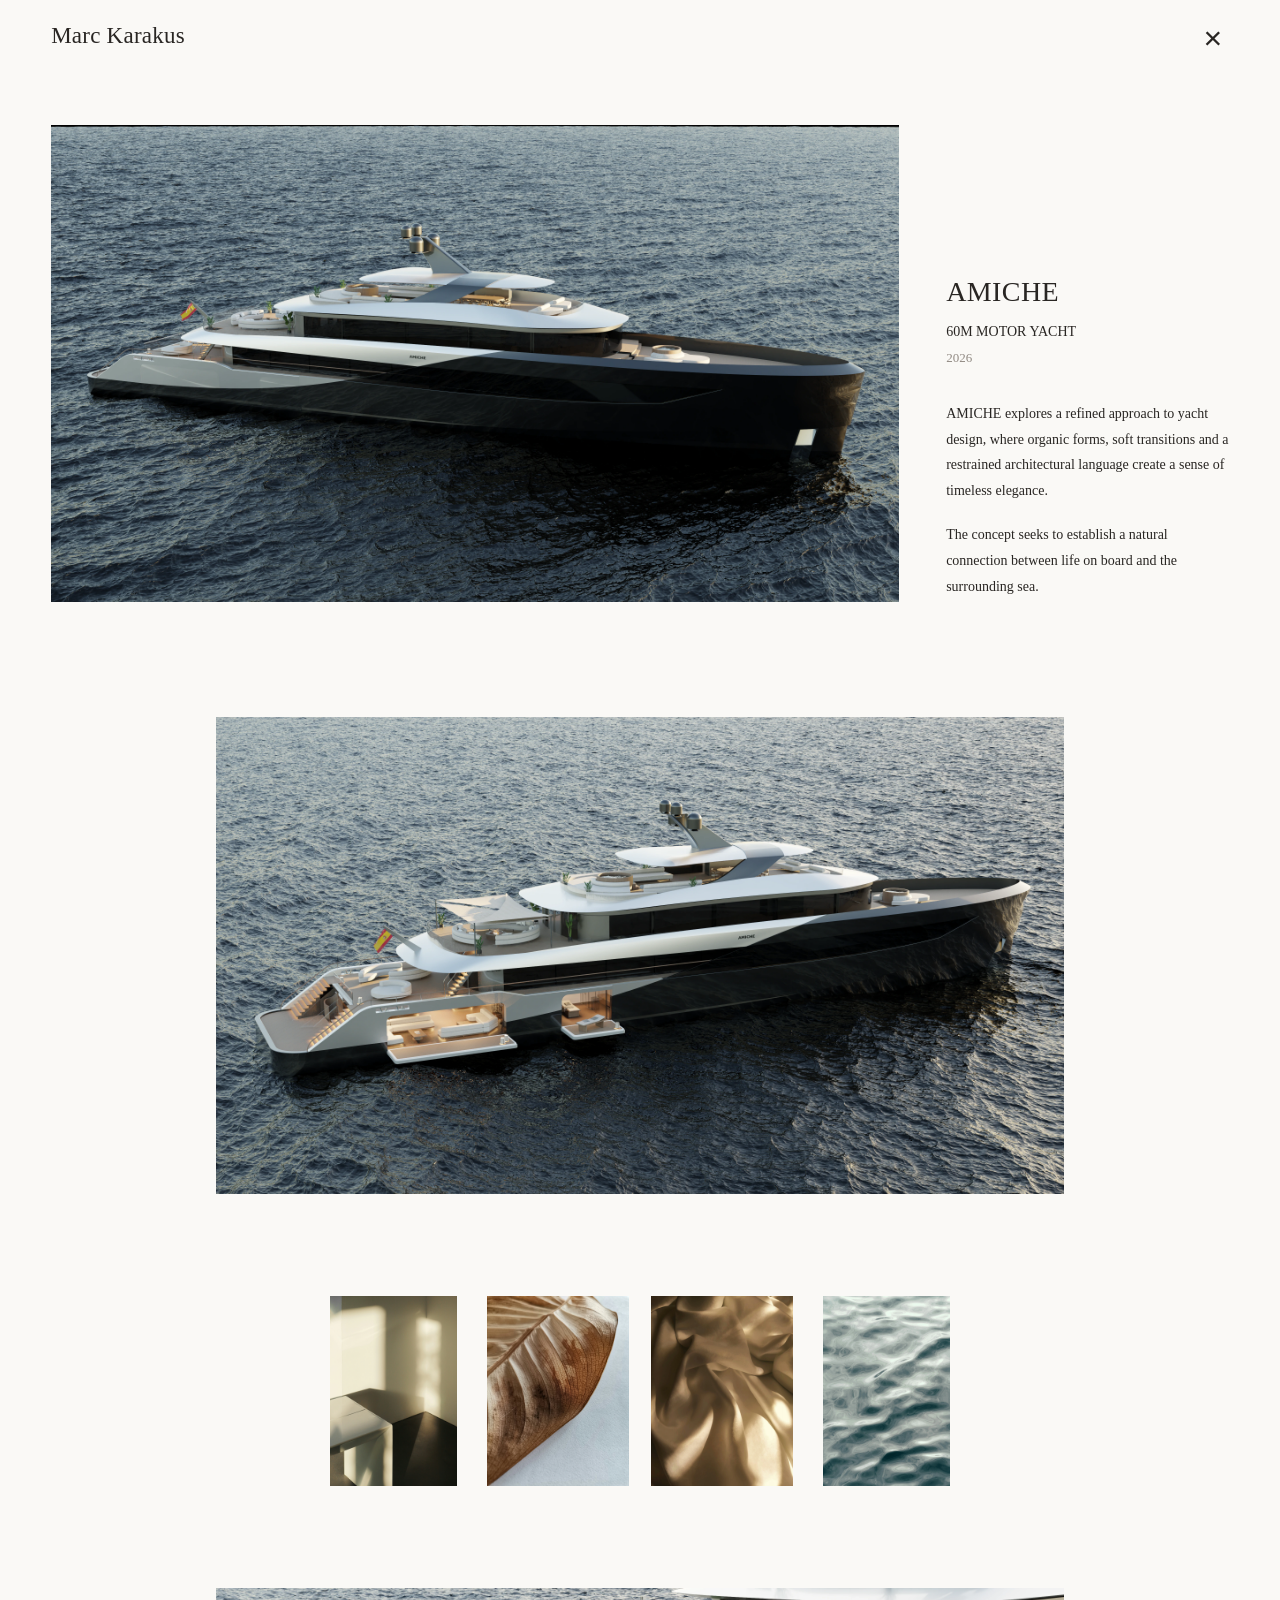
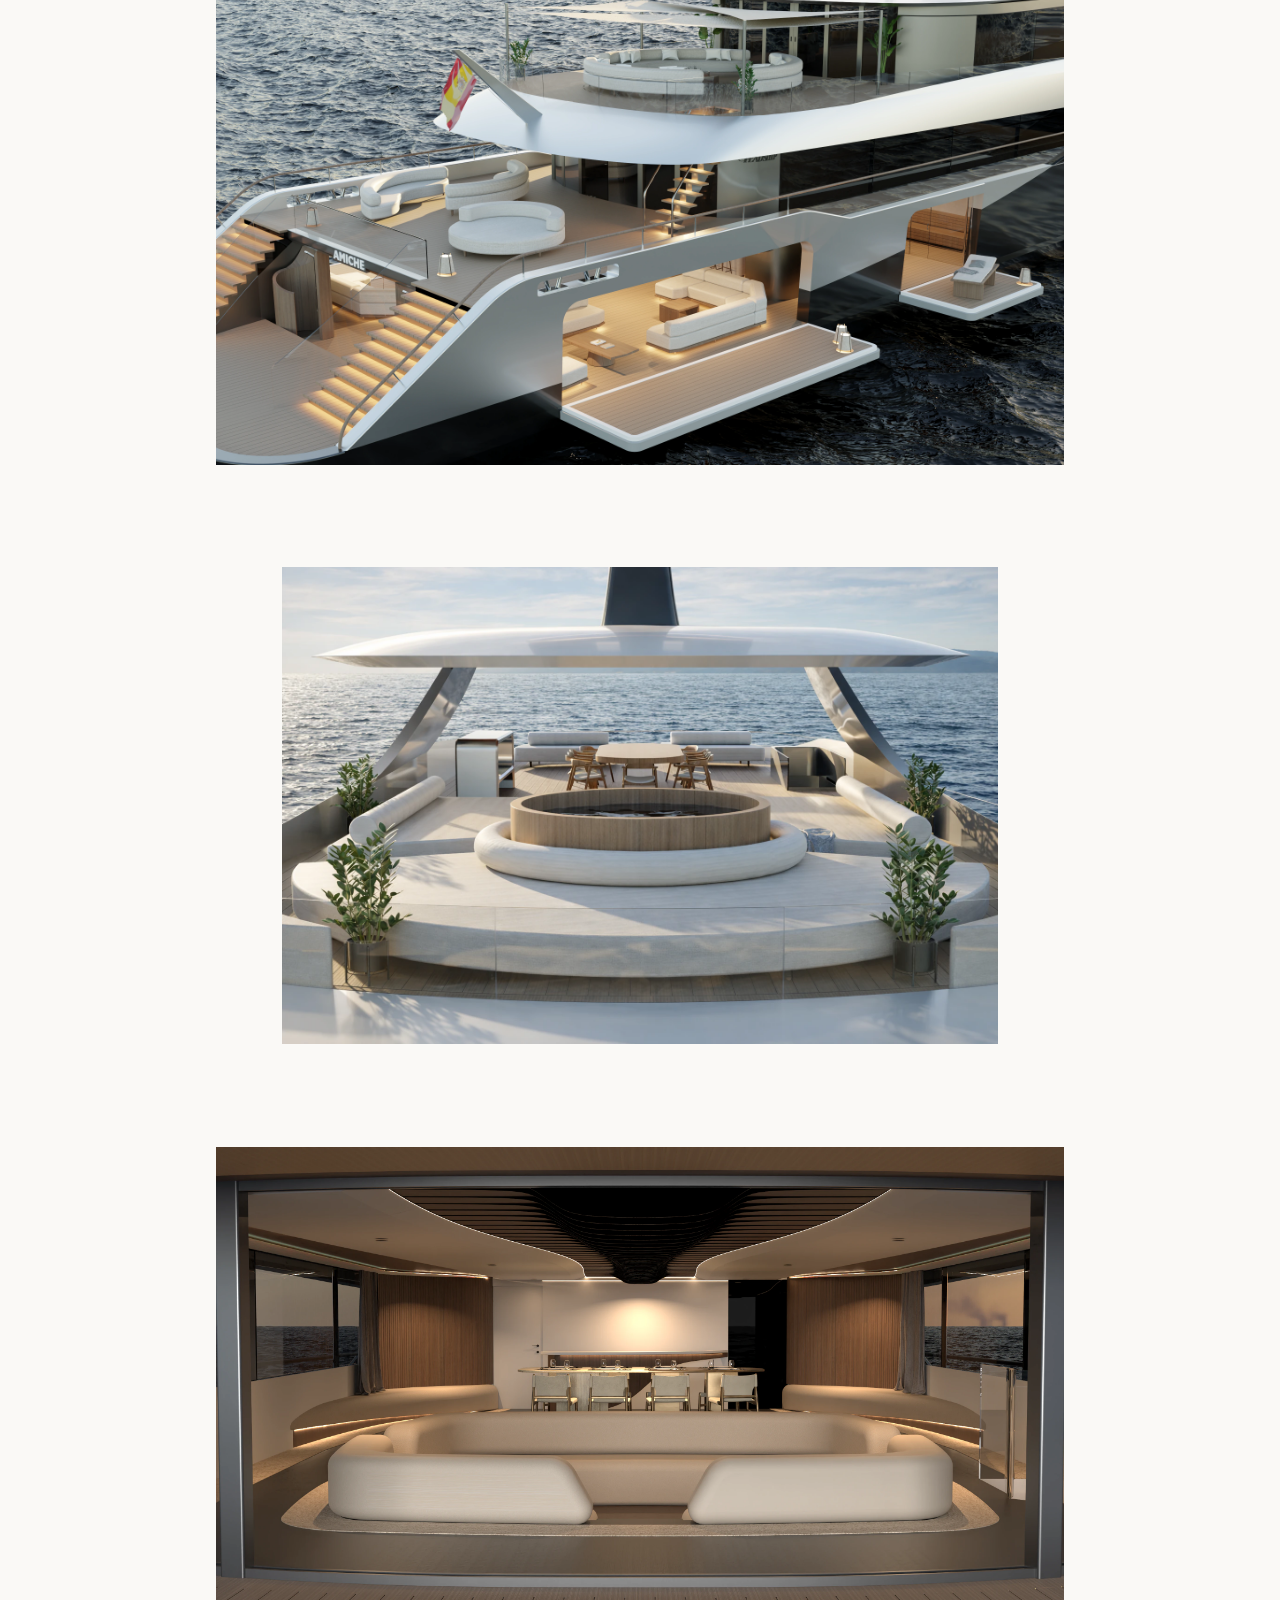
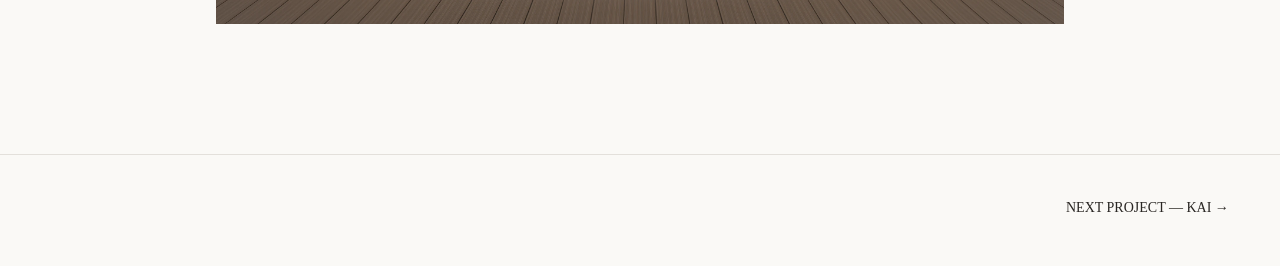
<file: amiche.html>
<!DOCTYPE html>
<html lang="en">

<head>
    <meta charset="UTF-8">
    <meta name="viewport"
          content="width=device-width, initial-scale=1.0">

    <meta name="description"
          content="AMICHE — 60 metre motor yacht concept by Marc Karakus Pérez.">

    <title>AMICHE | Marc Karakus</title>

    <style>

        /* =====================================
           KARAKUS — AMICHE
           Editorial Project Page
        ===================================== */

        :root {
            --paper: #faf9f6;
            --ink: #292623;
            --muted: #928b84;

            --serif: Georgia, "Times New Roman", serif;
            --sans: "Helvetica Neue", Helvetica, Arial, sans-serif;

            /* Shared proportions for all renders */
            --render-ratio: 16 / 9;
            --inspiration-ratio: 4 / 5;
        }

        * {
            box-sizing: border-box;
            margin: 0;
            padding: 0;
        }

        html {
            scroll-behavior: smooth;
        }

        body {
            background: var(--paper);
            color: var(--ink);
            font-family: var(--serif);
            -webkit-font-smoothing: antialiased;
        }

        a {
            color: inherit;
            text-decoration: none;
        }

        img {
            display: block;
        }

        figure {
            margin: 0;
        }


        /* =====================================
           HEADER
        ===================================== */

        .site-header {
            position: fixed;
            top: 0;
            left: 0;
            right: 0;

            z-index: 100;

            display: flex;
            justify-content: space-between;
            align-items: flex-start;

            padding: 22px 4%;
            background: var(--paper);
        }

        .site-brand {
            font-family: var(--serif);
            font-size: 23px;
            font-weight: 400;
            letter-spacing: 0.01em;
            line-height: 1.2;

            transition: opacity 0.3s ease;
        }

        .site-brand:hover {
            opacity: 0.6;
        }


        /* =====================================
           CLOSE BUTTON
        ===================================== */

        .close-button {
            display: flex;
            justify-content: center;
            align-items: center;

            width: 32px;
            height: 32px;

            font-family: var(--sans);
            font-size: 32px;
            font-weight: 200;
            line-height: 1;

            color: var(--ink);

            transition:
                opacity 0.3s ease,
                transform 0.3s ease;
        }

        .close-button:hover {
            opacity: 0.55;
            transform: rotate(90deg);
        }

        .close-button:focus-visible {
            outline: 1px solid var(--ink);
            outline-offset: 5px;
        }


        /* =====================================
           INTRO SECTION

           First render on the left
           Description on the right
        ===================================== */

        .project-intro {
            width: 92%;
            max-width: 1640px;

            margin: 0 auto;
            padding-top: 125px;

            display: grid;

            grid-template-columns:
                minmax(0, 72%)
                minmax(0, 24%);

            gap: 4%;

            align-items: end;
        }


        /* =====================================
           SHARED RENDER FRAME

           Every render uses the same
           proportions without cropping.
        ===================================== */

        .render-frame {
            width: 100%;
            aspect-ratio: var(--render-ratio);

            overflow: hidden;

            display: flex;
            align-items: center;
            justify-content: center;

            background: var(--paper);
        }

        .render-frame img {
            display: block;

            width: 100%;
            height: 100%;

            object-fit: contain;
            object-position: center;
        }


        /* =====================================
           FIRST IMAGE
        ===================================== */

        .intro-image {
            width: 100%;
            min-width: 0;
        }


        /* =====================================
           PROJECT DESCRIPTION
        ===================================== */

        .intro-information {
            min-width: 0;
            align-self: end;
            padding-bottom: 2px;
        }

        .project-title {
            font-family: var(--serif);
            font-size: 28px;
            font-weight: 400;

            letter-spacing: 0.015em;
            line-height: 1.2;

            margin-bottom: 12px;
        }

        .project-category {
            font-family: var(--serif);
            font-size: 14px;
            font-weight: 400;
            line-height: 1.5;
        }

        .project-year {
            margin-top: 8px;

            font-family: var(--serif);
            font-size: 13px;
            color: var(--muted);
        }

        .project-description {
            margin-top: 35px;
        }

        .project-description p {
            font-family: var(--serif);
            font-size: 14px;
            font-weight: 400;

            line-height: 1.85;

            margin-bottom: 18px;
        }

        .project-description p:last-child {
            margin-bottom: 0;
        }


        /* =====================================
           EDITORIAL GALLERY

           Same width as the first render.

           92% page width x 72% image column
           = 66.24% viewport width.
        ===================================== */

        .project-gallery {
            width: min(66.24vw, 1180.8px);

            margin:
                clamp(85px, 9vw, 170px)
                auto
                130px;

            display: flex;
            flex-direction: column;
            align-items: center;

            gap: clamp(70px, 8vw, 150px);
        }


        /* =====================================
           ALL MAIN GALLERY IMAGES

           Exterior
           Tender garage
           Flybridge
           Interior

           Identical width and height
        ===================================== */

        .gallery-image {
            width: 100%;
            aspect-ratio: var(--render-ratio);
        }


        /* =====================================
           INSPIRATION

           Four equal-sized images
           In one horizontal row
           Centered relative to exterior
        ===================================== */

        .inspiration-row {
            width: 100%;

            display: flex;
            justify-content: center;
            align-items: flex-start;
        }

        .inspiration-grid {
            width: 76%;

            display: grid;
            grid-template-columns:
                repeat(4, minmax(0, 1fr));

            gap: clamp(8px, 1vw, 18px);

            align-items: start;
        }

        .inspiration-grid figure {
            min-width: 0;
            width: 100%;

            aspect-ratio: var(--inspiration-ratio);

            overflow: hidden;

            display: flex;
            justify-content: center;
            align-items: center;

            background: var(--paper);
        }

        .inspiration-grid img {
            display: block;

            width: 100%;
            height: 100%;

            object-fit: contain;
            object-position: center;
        }


        /* =====================================
           PROJECT FOOTER
        ===================================== */

        .project-footer {
            display: flex;
            justify-content: flex-end;
            align-items: center;

            padding: 45px 4% 50px;

            border-top: 1px solid #e3e0db;
        }

        .project-footer a {
            font-family: var(--serif);
            font-size: 14px;

            transition: opacity 0.3s ease;
        }

        .project-footer a:hover {
            opacity: 0.5;
        }


        /* =====================================
           TABLET
        ===================================== */

        @media (max-width: 1050px) {

            .project-intro {
                grid-template-columns:
                    minmax(0, 65%)
                    minmax(0, 31%);

                gap: 4%;
            }

            .project-gallery {
                width: min(59.8vw, 1066px);
            }

            .project-title {
                font-size: 24px;
            }

            .project-description {
                margin-top: 20px;
            }

            .project-description p {
                font-size: 12px;
                line-height: 1.7;
            }

            .inspiration-grid {
                width: 80%;
            }

        }


        /* =====================================
           MOBILE
        ===================================== */

        @media (max-width: 700px) {

            .site-header {
                padding: 20px 5%;
                align-items: center;
            }

            .site-brand {
                font-size: 19px;
            }

            .close-button {
                width: 30px;
                height: 30px;
                font-size: 29px;
            }


            /* First render and text stacked */

            .project-intro {
                display: block;

                width: 90%;
                padding-top: 110px;
            }

            .intro-image {
                width: 100%;
            }

            .intro-information {
                margin-top: 30px;
            }

            .project-title {
                font-size: 27px;
            }

            .project-category {
                font-size: 13px;
            }

            .project-description {
                margin-top: 25px;
            }

            .project-description p {
                font-size: 14px;
                line-height: 1.8;
            }


            /* All renders same size on mobile */

            .project-gallery {
                width: 90%;

                margin: 75px auto 85px;
                gap: 55px;
            }


            /* Inspiration images */

            .inspiration-grid {
                width: 100%;

                grid-template-columns:
                    repeat(4, minmax(0, 1fr));

                gap: 7px;
            }


            /* Footer */

            .project-footer {
                padding: 35px 5%;
            }

            .project-footer a {
                font-size: 13px;
            }

        }


        /* =====================================
           REDUCED MOTION
        ===================================== */

        @media (prefers-reduced-motion: reduce) {

            html {
                scroll-behavior: auto;
            }

            .close-button {
                transition: none;
            }

        }

    </style>

</head>


<body>


    <!-- =====================================
         HEADER
    ===================================== -->

    <header class="site-header">

        <a class="site-brand" href="index.html">
            Marc Karakus
        </a>

        <a class="close-button"
           href="projects.html#amiche"
           aria-label="Close project and return to projects">

            <span aria-hidden="true">&times;</span>

        </a>

    </header>


    <main>


        <!-- =====================================
             FIRST SECTION
        ===================================== -->

        <section class="project-intro">


            <!-- HERO -->

            <figure class="intro-image render-frame">

                <img
                    src="WEB/amiche/hero.webp"
                    alt="AMICHE — 60 metre motor yacht"
                    fetchpriority="high">

            </figure>


            <!-- PROJECT INFORMATION -->

            <aside class="intro-information">

                <h1 class="project-title">
                    AMICHE
                </h1>

                <p class="project-category">
                    60M MOTOR YACHT
                </p>

                <p class="project-year">
                    2026
                </p>


                <div class="project-description">

                    <p>
                        AMICHE explores a refined approach
                        to yacht design, where organic forms,
                        soft transitions and a restrained
                        architectural language create a
                        sense of timeless elegance.
                    </p>

                    <p>
                        The concept seeks to establish a
                        natural connection between life
                        on board and the surrounding sea.
                    </p>

                </div>

            </aside>

        </section>


        <!-- =====================================
             CENTERED EDITORIAL GALLERY
        ===================================== -->

        <div class="project-gallery">


            <!-- EXTERIOR -->

            <figure class="gallery-image render-frame">

                <img
                    src="WEB/amiche/exterior.webp"
                    alt="AMICHE exterior design"
                    loading="lazy">

            </figure>


            <!-- FOUR INSPIRATION IMAGES -->

            <div class="inspiration-row">

                <div class="inspiration-grid">

                    <figure>

                        <img
                            src="WEB/amiche/inspiration-01.webp"
                            alt="Intimate design inspiration"
                            loading="lazy">

                    </figure>


                    <figure>

                        <img
                            src="WEB/amiche/inspiration-02.webp"
                            alt="Organic design inspiration"
                            loading="lazy">

                    </figure>


                    <figure>

                        <img
                            src="WEB/amiche/inspiration-03.webp"
                            alt="Softness design inspiration"
                            loading="lazy">

                    </figure>


                    <figure>

                        <img
                            src="WEB/amiche/inspiration-04.webp"
                            alt="Minimalism design inspiration"
                            loading="lazy">

                    </figure>

                </div>

            </div>


            <!-- TENDER GARAGE -->

            <figure class="gallery-image render-frame">

                <img
                    src="WEB/amiche/garage.webp"
                    alt="AMICHE convertible tender garage"
                    loading="lazy">

            </figure>


            <!-- FLYBRIDGE -->

            <figure class="gallery-image render-frame">

                <img
                    src="WEB/amiche/flybridge.webp"
                    alt="AMICHE flybridge design"
                    loading="lazy">

            </figure>


            <!-- INTERIOR -->

            <figure class="gallery-image render-frame">

                <img
                    src="WEB/amiche/interior.webp"
                    alt="AMICHE interior design"
                    loading="lazy">

            </figure>


        </div>

    </main>


    <!-- =====================================
         NEXT PROJECT
    ===================================== -->

    <footer class="project-footer">

        <a href="kai.html">
            NEXT PROJECT — KAI →
        </a>

    </footer>


</body>

</html>
</file>
